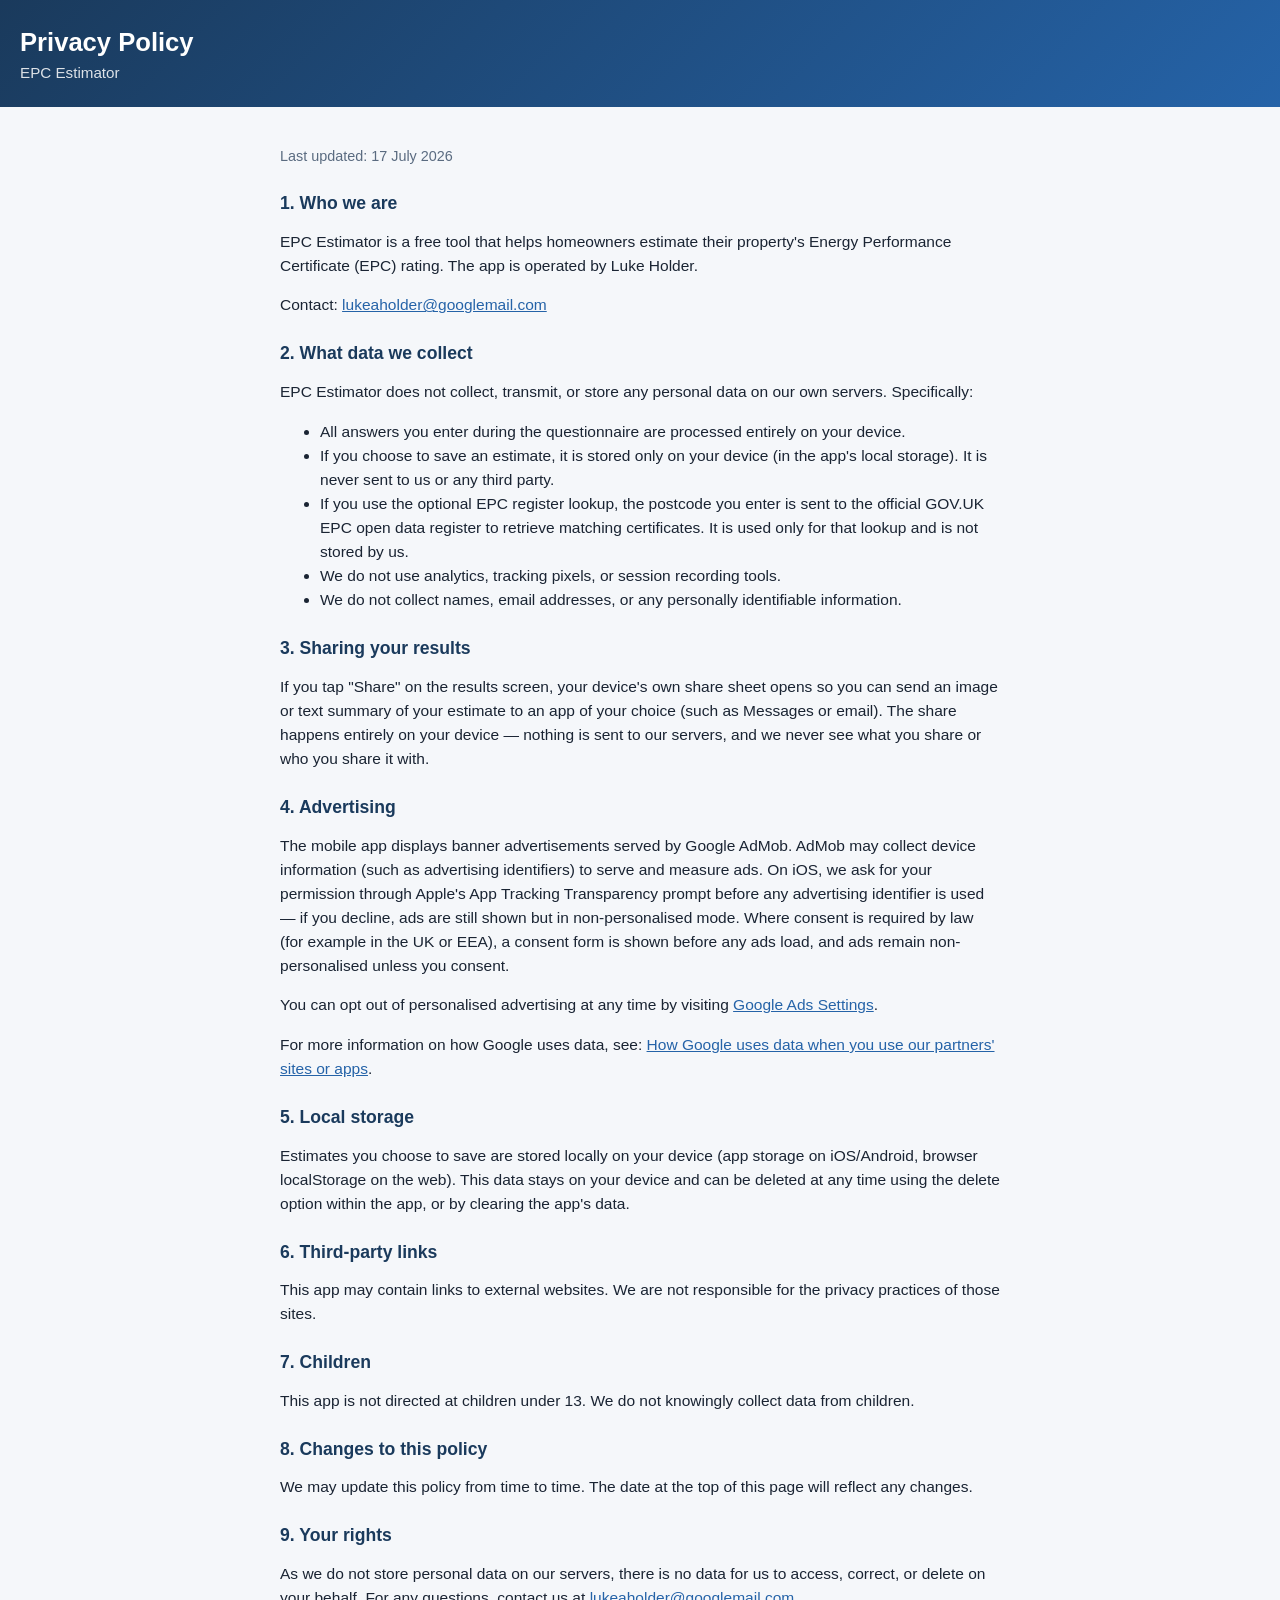
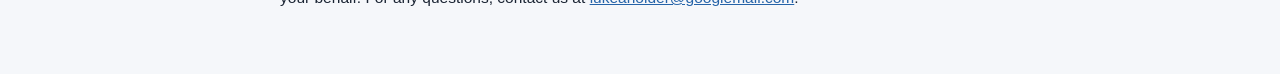
<file: privacy.html>
<!DOCTYPE html>
<html lang="en">
<head>
<meta charset="UTF-8">
<meta name="viewport" content="width=device-width, initial-scale=1.0">
<title>Privacy Policy — EPC Estimator</title>
<style>
  body { margin:0; font-family: -apple-system, BlinkMacSystemFont, 'Segoe UI', Roboto, sans-serif; color:#1a2433; background:#f5f7fa; }
  .header { background: linear-gradient(135deg, #1a3a5c 0%, #2563a8 100%); color:#fff; padding: 28px 20px 22px; }
  .header h1 { margin:0; font-size:1.6rem; }
  .header p { margin:4px 0 0; opacity:.85; font-size:.95rem; }
  .body { max-width: 720px; margin: 0 auto; padding: 24px 20px 48px; }
  .date { color:#5a6b80; font-size:.9rem; }
  h2 { font-size:1.1rem; margin: 26px 0 8px; color:#1a3a5c; }
  p, li { line-height:1.55; font-size:.97rem; }
  a { color:#2563a8; }
</style>
</head>
<body>
<div class="header">
  <h1>Privacy Policy</h1>
  <p>EPC Estimator</p>
</div>
<div class="body">
  <p class="date">Last updated: 17 July 2026</p>

  <h2>1. Who we are</h2>
  <p>EPC Estimator is a free tool that helps homeowners estimate their property's Energy Performance Certificate (EPC) rating. The app is operated by Luke Holder.</p>
  <p>Contact: <a href="mailto:lukeaholder@googlemail.com">lukeaholder@googlemail.com</a></p>

  <h2>2. What data we collect</h2>
  <p>EPC Estimator does not collect, transmit, or store any personal data on our own servers. Specifically:</p>
  <ul>
    <li>All answers you enter during the questionnaire are processed entirely on your device.</li>
    <li>If you choose to save an estimate, it is stored only on your device (in the app's local storage). It is never sent to us or any third party.</li>
    <li>If you use the optional EPC register lookup, the postcode you enter is sent to the official GOV.UK EPC open data register to retrieve matching certificates. It is used only for that lookup and is not stored by us.</li>
    <li>We do not use analytics, tracking pixels, or session recording tools.</li>
    <li>We do not collect names, email addresses, or any personally identifiable information.</li>
  </ul>

  <h2>3. Sharing your results</h2>
  <p>If you tap "Share" on the results screen, your device's own share sheet opens so you can send an image or text summary of your estimate to an app of your choice (such as Messages or email). The share happens entirely on your device — nothing is sent to our servers, and we never see what you share or who you share it with.</p>

  <h2>4. Advertising</h2>
  <p>The mobile app displays banner advertisements served by Google AdMob. AdMob may collect device information (such as advertising identifiers) to serve and measure ads. On iOS, we ask for your permission through Apple's App Tracking Transparency prompt before any advertising identifier is used — if you decline, ads are still shown but in non-personalised mode. Where consent is required by law (for example in the UK or EEA), a consent form is shown before any ads load, and ads remain non-personalised unless you consent.</p>
  <p>You can opt out of personalised advertising at any time by visiting <a href="https://www.google.com/settings/ads" target="_blank" rel="noopener noreferrer">Google Ads Settings</a>.</p>
  <p>For more information on how Google uses data, see: <a href="https://policies.google.com/technologies/partner-sites" target="_blank" rel="noopener noreferrer">How Google uses data when you use our partners' sites or apps</a>.</p>

  <h2>5. Local storage</h2>
  <p>Estimates you choose to save are stored locally on your device (app storage on iOS/Android, browser localStorage on the web). This data stays on your device and can be deleted at any time using the delete option within the app, or by clearing the app's data.</p>

  <h2>6. Third-party links</h2>
  <p>This app may contain links to external websites. We are not responsible for the privacy practices of those sites.</p>

  <h2>7. Children</h2>
  <p>This app is not directed at children under 13. We do not knowingly collect data from children.</p>

  <h2>8. Changes to this policy</h2>
  <p>We may update this policy from time to time. The date at the top of this page will reflect any changes.</p>

  <h2>9. Your rights</h2>
  <p>As we do not store personal data on our servers, there is no data for us to access, correct, or delete on your behalf. For any questions, contact us at <a href="mailto:lukeaholder@googlemail.com">lukeaholder@googlemail.com</a>.</p>
</div>
</body>
</html>
</file>
